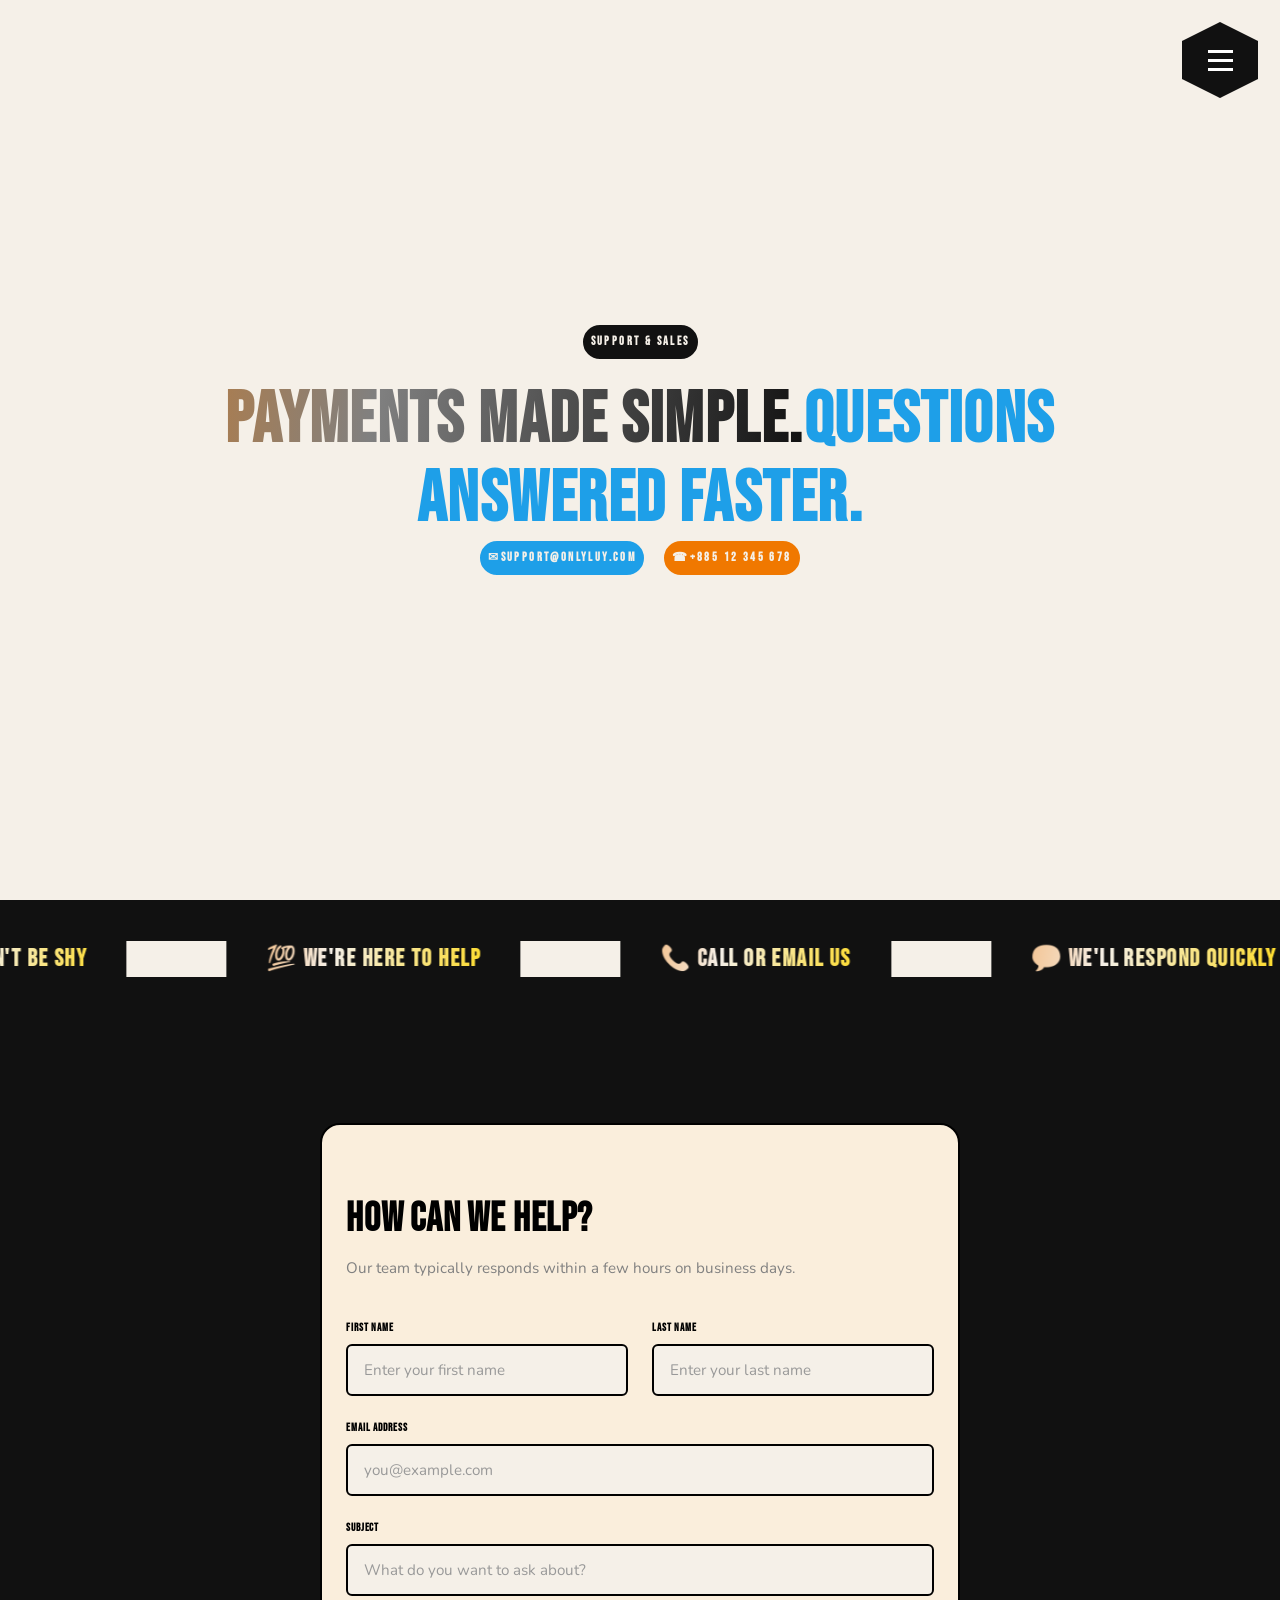
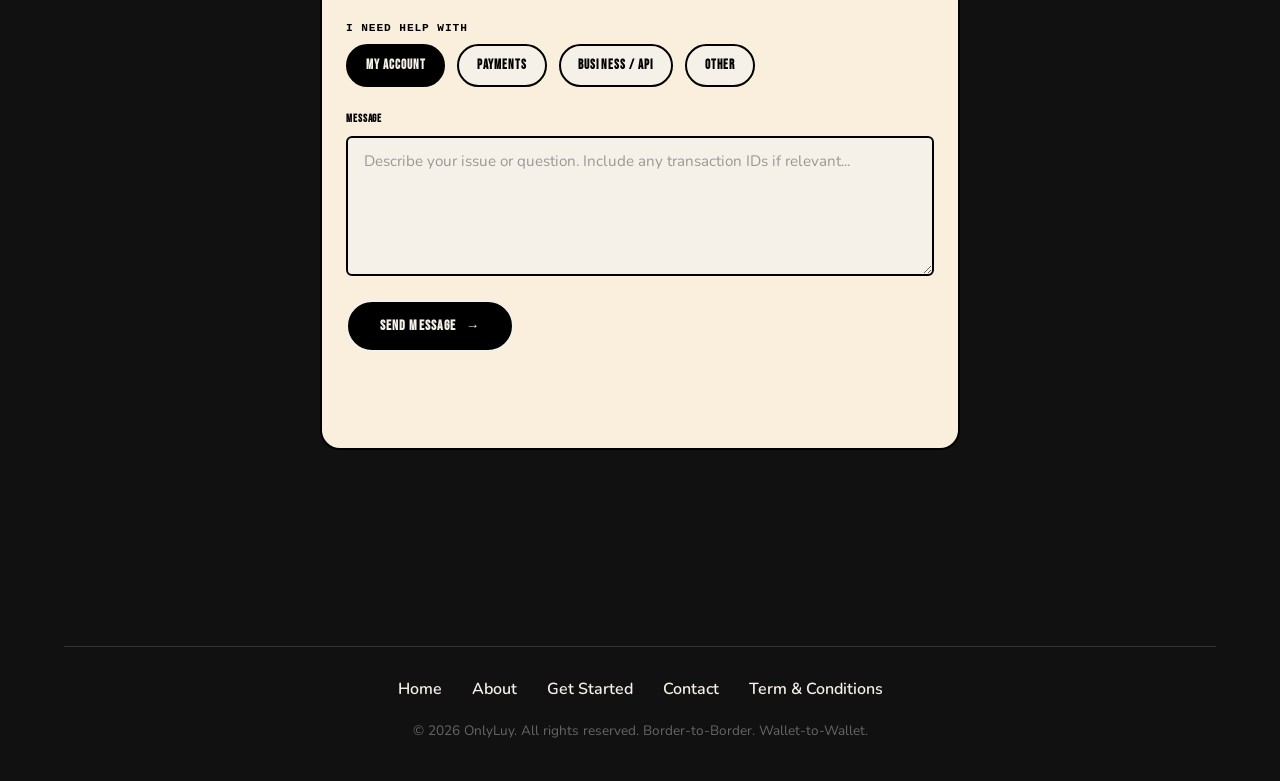
<file: contact and term/contact.html>
<!DOCTYPE html>
<html lang="en">
<head>
    <meta charset="UTF-8">
    <meta name="viewport" content="width=device-width, initial-scale=1.0">
    <title>Document</title>
    <link rel="stylesheet" href="/contact and term/contact-style.css">
    <link rel="stylesheet" href="/css/navbar.css">
    <link rel="stylesheet" href="/css/footer.css">
    <link rel="icon" type="image/jpg" href="/media/logonbg.png">


</head>
<body>
    <header class="site-header">
        <button class="menu-trigger" id="menuBtn" aria-label="Open Menu">
            <span></span><span></span><span></span>
        </button>
        <nav class="fullscreen-menu" id="fullMenu">
            <button class="nav-close-btn" id="navCloseBtn" aria-label="Close Menu"></button>
            <ul>
                <li><a href="../index.html" data-text="HOME">Home</a></li>
                <li><a href="../About/about.html" data-text="ABOUT">About</a></li>
                <li><a href="../features/features.html" data-text="GET STARTED">Get Started</a></li>
                <li><a href="contact.html" data-text="CONTACT">Contact</a></li>
                <li><a href="/contact and term/term.html" data-text="TERM & CONDITIONS">Term & Conditions</a></li>
            </ul>
        </nav>
    </header>
    <main>
    <section class="contact-header">
        <div class="particles" id="particles"></div>
        <p class="header-eyebrow">Support &amp; Sales</p>
        <h1 class="header-heading">
        <span class="header-highlight">Payments made simple.</span><span class="header-second-text">Questions answered faster.</span>
        </h1>
        <div class="header-subtext">
        <p class="header-subtext-1">&#9993;support@onlyluy.com</p>
        <p class="header-subtext-2">&#9742;+885 12 345 678</p>
        </div>
       </section>
    <div class="header-strip">
        <div class="strip-track" id="stripTrack">
            <span class="strip-icon">🚀 Don't be shy</span>
            <span class="strip-icon">💯 We're here to help</span>
            <span class="strip-icon">📞 Call or email us</span>
            <span class="strip-icon">💬 We'll respond quickly</span>
        </div>
        </div>
    <section class="contact-body">
        <div class="form-container">
        <h2 class="form-heading">How can we help?</h2>
        <p class="form-subtext">Our team typically responds within a few hours on business days.</p>
        <form id="contact-form">
            <div class="form-row">
                <div class="field">
                    <label for="fname">First Name</label>
                    <input type="text" id="fname" placeholder="Enter your first name" required />
                </div>
                <div class="field">
                    <label for="lname">Last Name</label>
                    <input type="text" id="lname" placeholder="Enter your last name" required />
                </div>
            </div>
            <div class="field">
                <label for="email">Email Address</label>
                <input type="email" id="email" placeholder="you@example.com" required autocomplete="on"/>
            </div>
            <div class="field">
                <label for="subject">Subject</label>
                <input type="text" id="subject" placeholder="What do you want to ask about?" required />
            </div>
            <div class="field">
                <p style="font-family:'Space Mono',monospace; font-size:0.7rem; letter-spacing:0.08em; text-transform:uppercase; font-weight:600; margin-bottom:0.5rem;">I need help with</p>
                <div class="radio-group">
                    <input type="radio" name="interest" id="r1" value="account" checked />
                    <label for="r1"><span>My Account</span></label>
                    <input type="radio" name="interest" id="r2" value="payments" />
                    <label for="r2"><span>Payments</span></label>
                    <input type="radio" name="interest" id="r3" value="business" />
                    <label for="r3"><span>Business / API</span></label>
                    <input type="radio" name="interest" id="r4" value="other" />
                    <label for="r4"><span>Other</span></label>
                </div>
            </div>
            <div class="field">
                <label for="msg">Message</label>
                <textarea id="msg" placeholder="Describe your issue or question. Include any transaction IDs if relevant..." required></textarea>
            </div>
            <button type="submit" class="btn-submit">
                <span class="btn-text">Send Message</span>
                <span class="btn-arrow">→</span>
            </button>
        </form>
        </div>
    </section>
    </main>
    <footer class="onlyluy-footer">
        <div class="footer-divider"></div>
        <div class="footer-links">
            <a href="../index.html">Home</a>
            <a href="../About/about.html">About</a>
            <a href="../features/features.html">Get Started</a>
            <a href="contact.html">Contact</a>
            <a href="/contact and term/term.html">Term & Conditions</a>
        </div>
        <div class="footer-copy">&copy; 2026 OnlyLuy. All rights reserved. Border-to-Border. Wallet-to-Wallet.</div>
    </footer>
    <script src="/contact and term/contact-script.js"></script>
    <script src="/js/nav.js"></script>
    <script src="/js/smooth-scroll.js"></script>
</body>
</html>
</file>
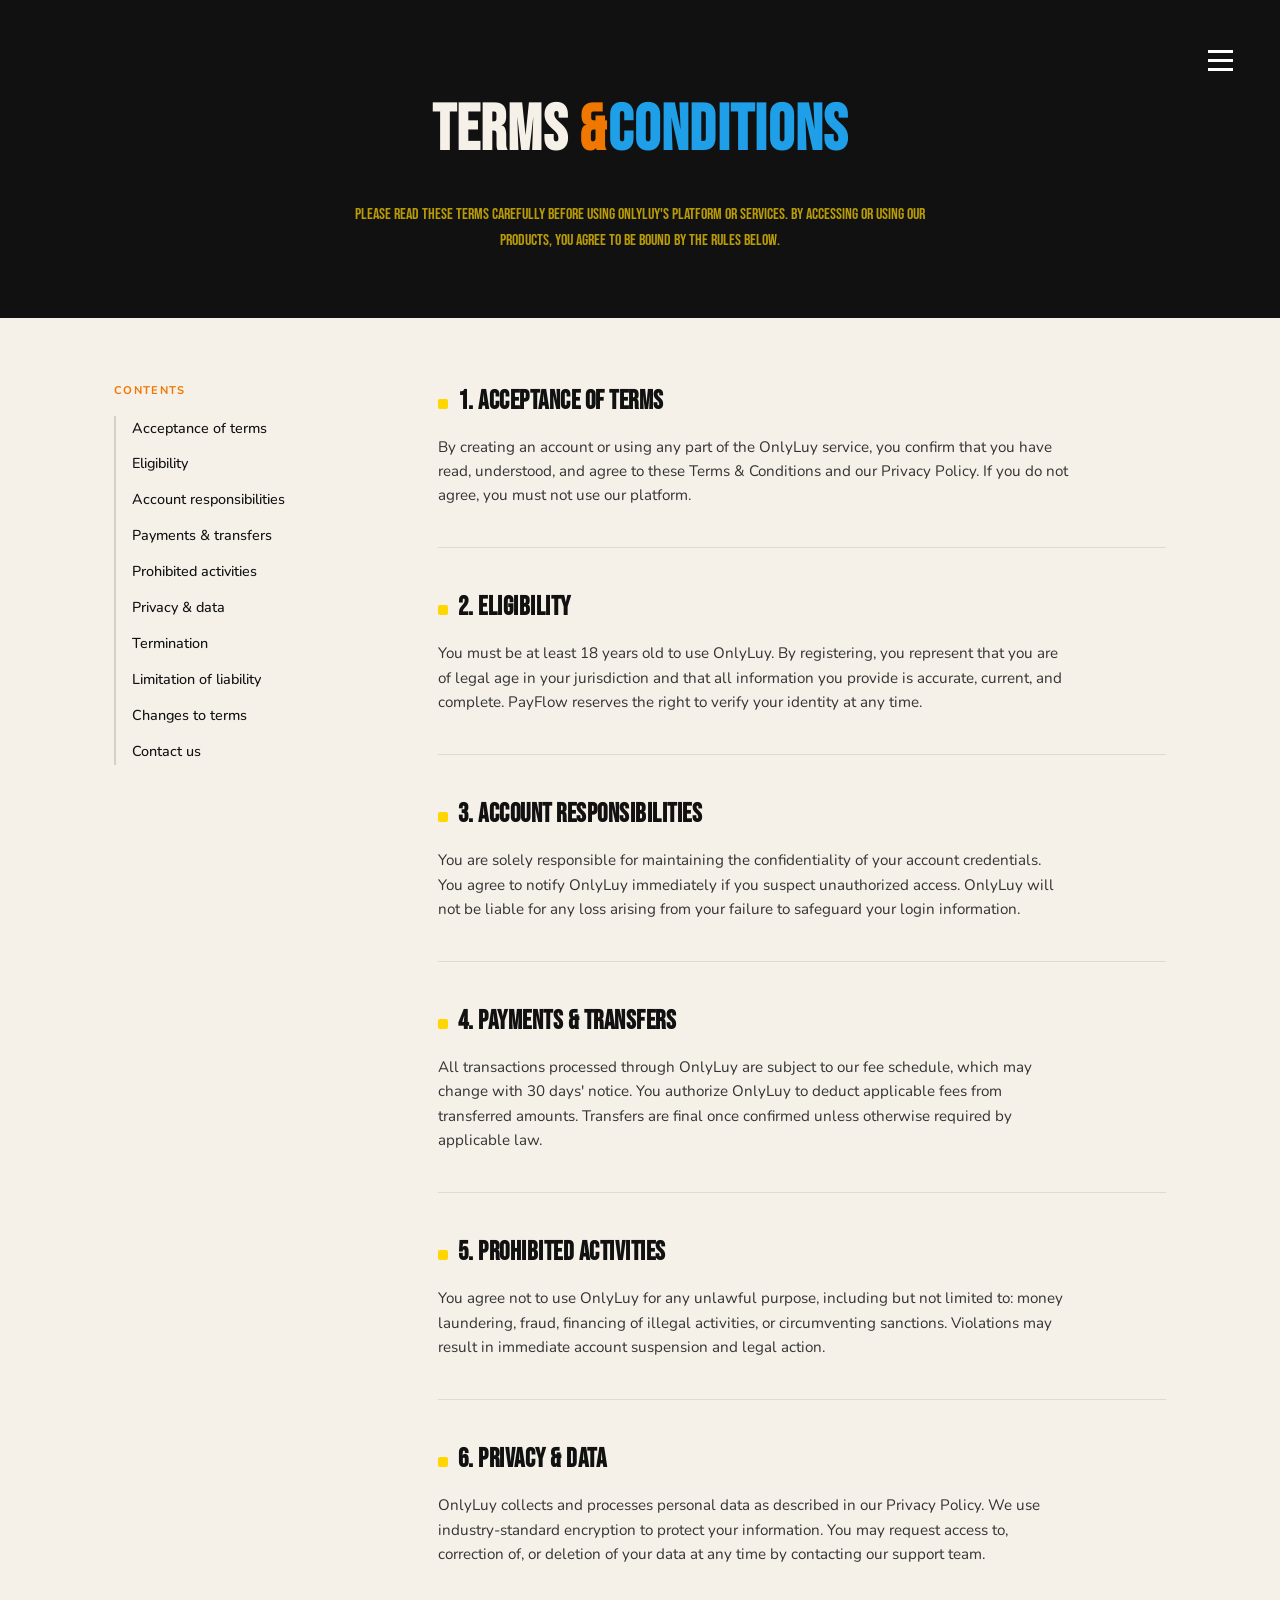
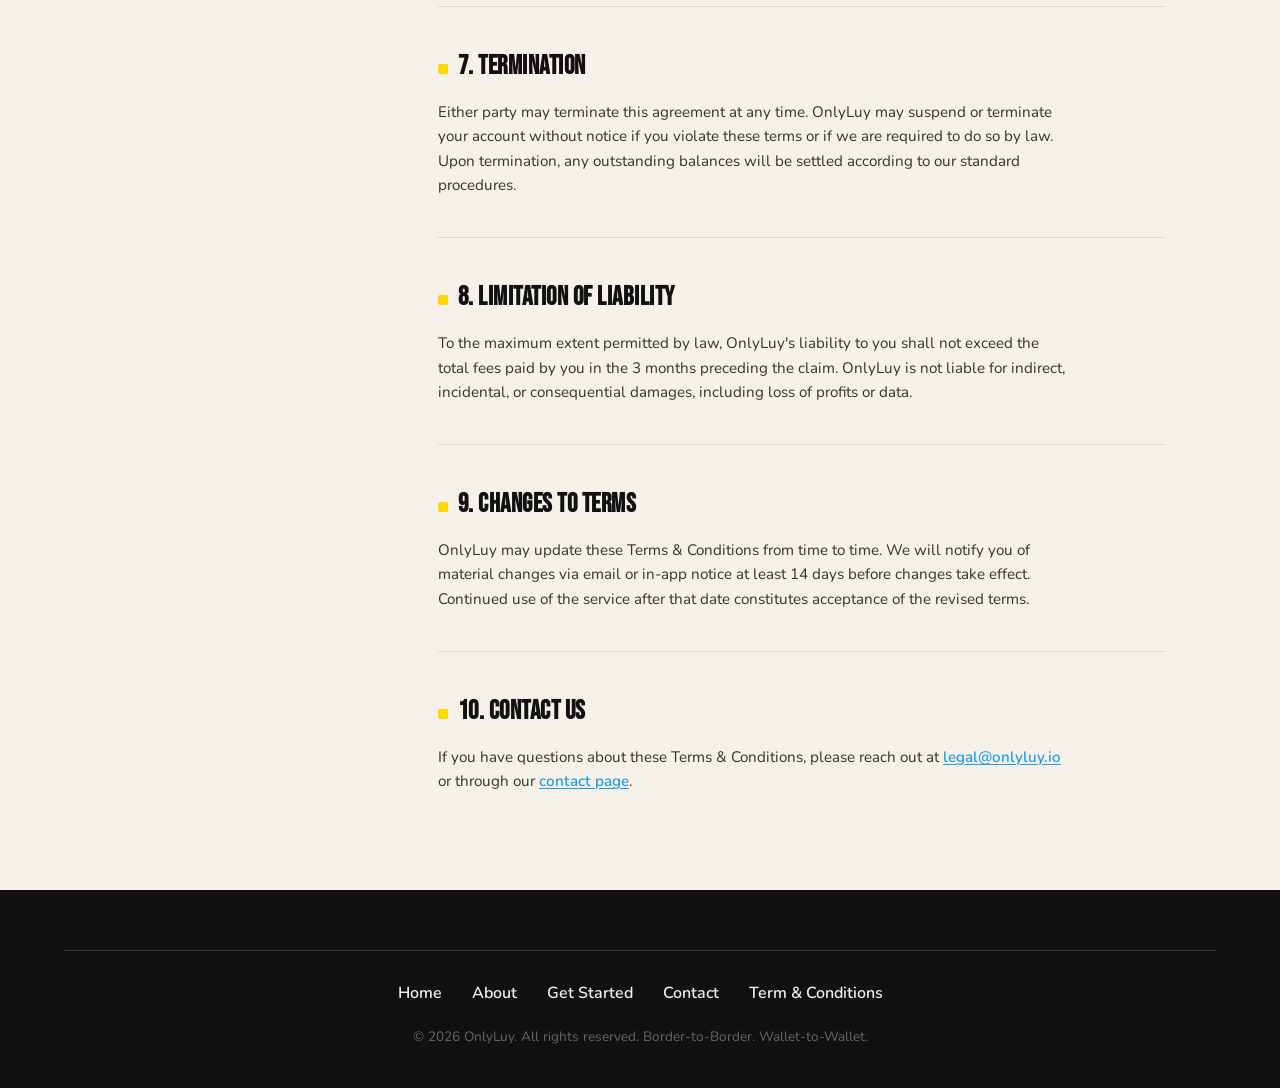
<file: contact and term/term.html>
<!DOCTYPE html>
<html lang="en">
<head>
    <meta charset="UTF-8">
    <meta name="viewport" content="width=device-width, initial-scale=1.0">
    <title>Document</title>
    <link rel="stylesheet" href="/contact and term/terms-style.css">
    <link rel="stylesheet" href="/css/footer.css">
    <link rel="stylesheet" href="/css/navbar.css">
    <link rel="icon" type="image/jpg" href="/media/logonbg.png">

</head>
<body>
    <header class="site-header">
        <button class="menu-trigger" id="menuBtn" aria-label="Open Menu">
            <span></span><span></span><span></span>
        </button>
        <nav class="fullscreen-menu" id="fullMenu">
            <button class="nav-close-btn" id="navCloseBtn" aria-label="Close Menu"></button>
            <ul>
                <li><a href="../index.html" data-text="HOME">Home</a></li>
                <li><a href="../About/about.html" data-text="ABOUT">About</a></li>
                <li><a href="../features/features.html" data-text="GET STARTED">Get Started</a></li>
                <li><a href="contact.html" data-text="CONTACT">Contact</a></li>
                <li><a href="/contact and term/term.html" data-text="TERM & CONDITIONS">Term & Conditions</a></li>
            </ul>
        </nav>
    </header>
    <main>
        <section class="term-header">
            <div class="term-container">
                <h1>Terms <span class="heading-and">&amp;</span><span class="heading-conditions">Conditions</span></h1>
                <p class="term-intro">
                Please read these terms carefully before using OnlyLuy's platform or services.
                By accessing or using our products, you agree to be bound by the rules below.
          </p>
            </div>
        </section>
        <section class="term-body">
            <div class="term-toc container">
                <nav class="term-toc">
                <p class="term-toc heading">Contents</p>
                <ol class="term-toc list">
                    <li><a href="#acceptance">Acceptance of terms</a></li>
                    <li><a href="#eligibility">Eligibility</a></li>
                    <li><a href="#account">Account responsibilities</a></li>
                    <li><a href="#payments">Payments & transfers</a></li>
                    <li><a href="#prohibited">Prohibited activities</a></li>
                    <li><a href="#privacy">Privacy & data</a></li>
                    <li><a href="#termination">Termination</a></li>
                    <li><a href="#liability">Limitation of liability</a></li>
                    <li><a href="#changes">Changes to terms</a></li>
                    <li><a href="#contact-us">Contact us</a></li>
                </ol>
                </nav>
            </div>
            <div class="term-article">
                <article class="terms-rule" id="acceptance">
                    <h2>1. Acceptance of terms</h2>
                    <p>By creating an account or using any part of the OnlyLuy service, you confirm that you have read, understood, and agree to these Terms &amp; Conditions and our Privacy Policy. If you do not agree, you must not use our platform.</p>
                </article>
                <article class="terms-rule" id="eligibility">
                    <h2>2. Eligibility</h2>
                    <p>You must be at least 18 years old to use OnlyLuy. By registering, you represent that you are of legal age in your jurisdiction and that all information you provide is accurate, current, and complete. PayFlow reserves the right to verify your identity at any time.</p>
                </article>
                <article class="terms-rule" id="account">
                    <h2>3. Account responsibilities</h2>
                    <p>You are solely responsible for maintaining the confidentiality of your account credentials. You agree to notify OnlyLuy immediately if you suspect unauthorized access. OnlyLuy will not be liable for any loss arising from your failure to safeguard your login information.</p>
                </article>
                <article class="terms-rule" id="payments">
                    <h2>4. Payments &amp; transfers</h2>
                    <p>All transactions processed through OnlyLuy are subject to our fee schedule, which may change with 30 days' notice. You authorize OnlyLuy to deduct applicable fees from transferred amounts. Transfers are final once confirmed unless otherwise required by applicable law.</p>
                </article>
                <article class="terms-rule" id="prohibited">
                    <h2>5. Prohibited activities</h2>
                    <p>You agree not to use OnlyLuy for any unlawful purpose, including but not limited to: money laundering, fraud, financing of illegal activities, or circumventing sanctions. Violations may result in immediate account suspension and legal action.</p>
                </article>
                <article class="terms-rule" id="privacy">
                    <h2>6. Privacy &amp; data</h2>
                    <p>OnlyLuy collects and processes personal data as described in our Privacy Policy. We use industry-standard encryption to protect your information. You may request access to, correction of, or deletion of your data at any time by contacting our support team.</p>
                </article>
                <article class="terms-rule" id="termination">
                    <h2>7. Termination</h2>
                    <p>Either party may terminate this agreement at any time. OnlyLuy may suspend or terminate your account without notice if you violate these terms or if we are required to do so by law. Upon termination, any outstanding balances will be settled according to our standard procedures.</p>
                </article>
                <article class="terms-rule" id="liability">
                    <h2>8. Limitation of liability</h2>
                    <p>To the maximum extent permitted by law, OnlyLuy's liability to you shall not exceed the total fees paid by you in the 3 months preceding the claim. OnlyLuy is not liable for indirect, incidental, or consequential damages, including loss of profits or data.</p>
                </article>
                <article class="terms-rule" id="changes">
                    <h2>9. Changes to terms</h2>
                    <p>OnlyLuy may update these Terms &amp; Conditions from time to time. We will notify you of material changes via email or in-app notice at least 14 days before changes take effect. Continued use of the service after that date constitutes acceptance of the revised terms.</p>
                </article>
                <article class="terms-rule" id="contact-us">
                    <h2>10. Contact us</h2>
                    <p>If you have questions about these Terms &amp; Conditions, please reach out at <a href="mailto:legal@payflow.io">legal@onlyluy.io</a> or through our <a href="contact.html">contact page</a>.</p>
                </article>
            </div>
        </section>
    </main>
    <footer class="onlyluy-footer">
        <div class="footer-divider"></div>
        <div class="footer-links">
            <a href="../index.html">Home</a>
            <a href="../About/about.html">About</a>
            <a href="../features/features.html">Get Started</a>
            <a href="contact.html">Contact</a>
            <a href="/contact and term/term.html">Term & Conditions</a>
        </div>
        <div class="footer-copy">&copy; 2026 OnlyLuy. All rights reserved. Border-to-Border. Wallet-to-Wallet.</div>
    </footer>
    <script src="/js/nav.js"></script>
</body>
</html>
</file>
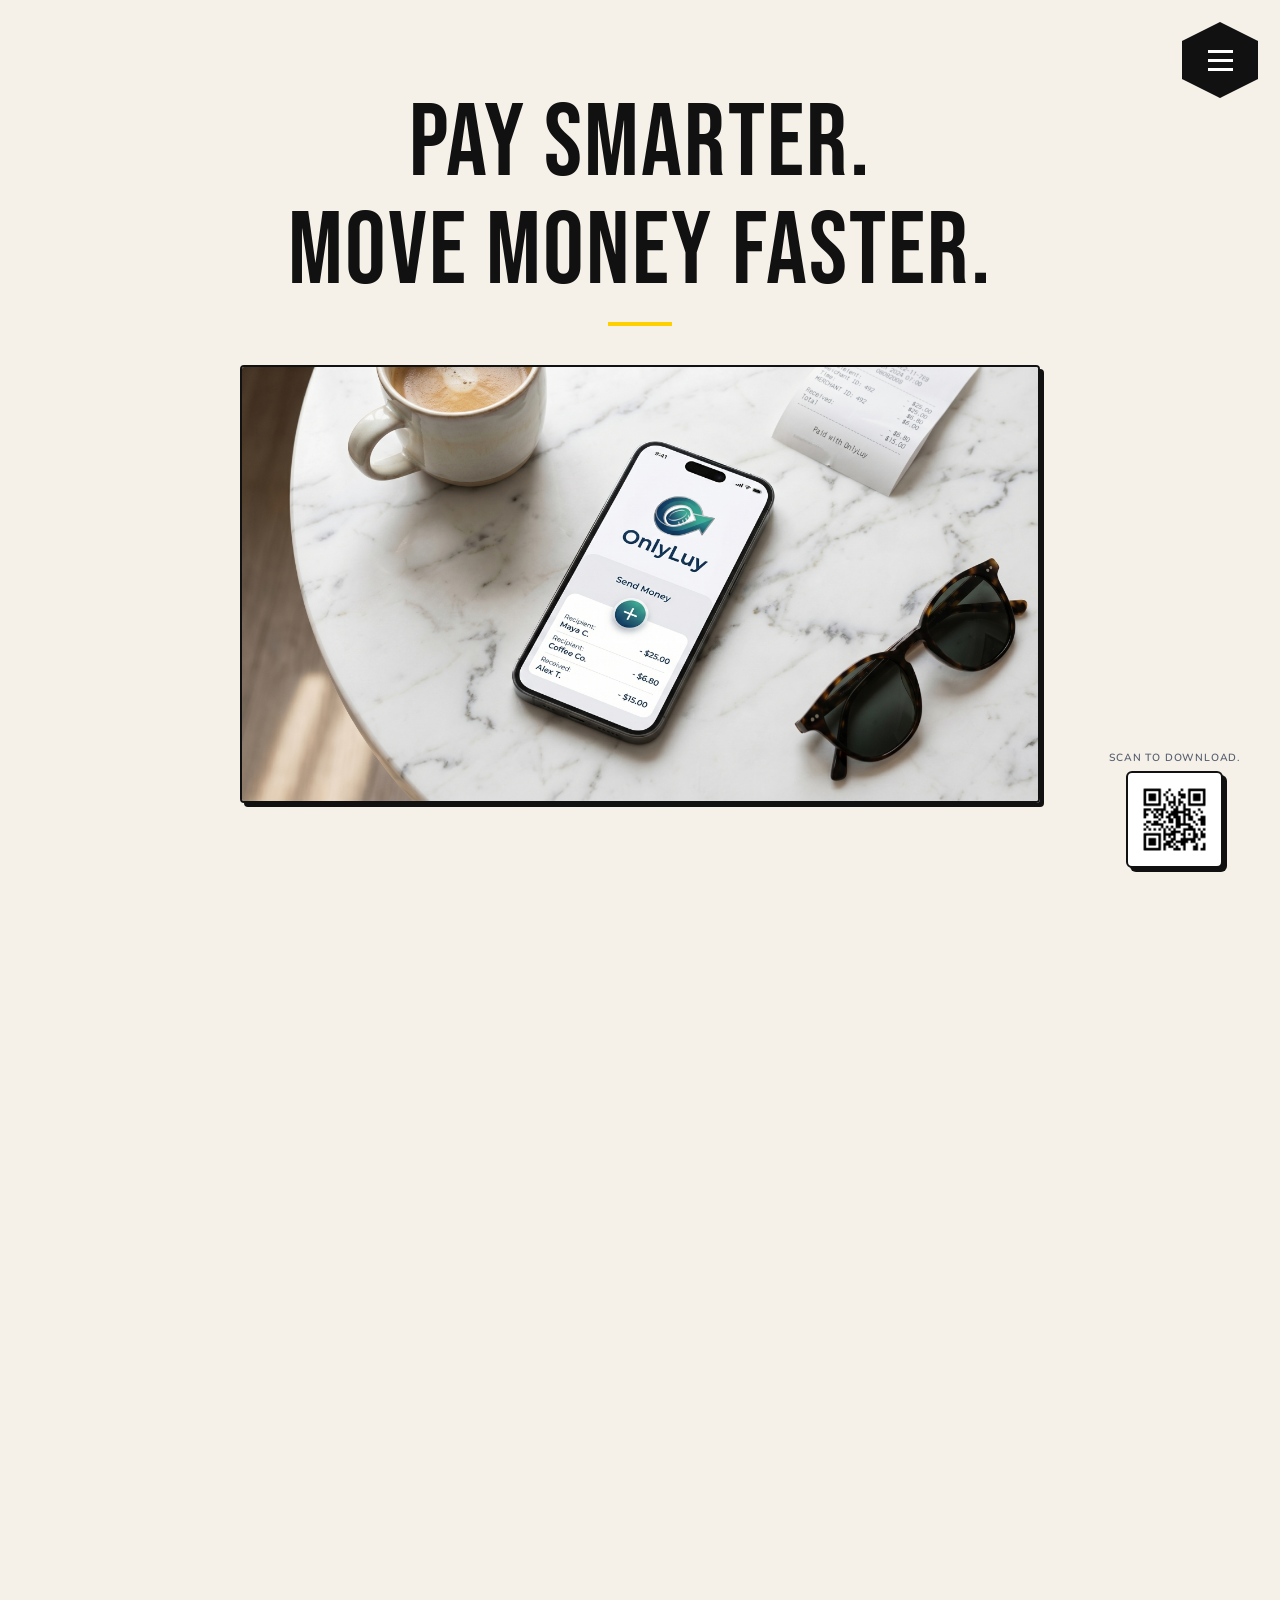
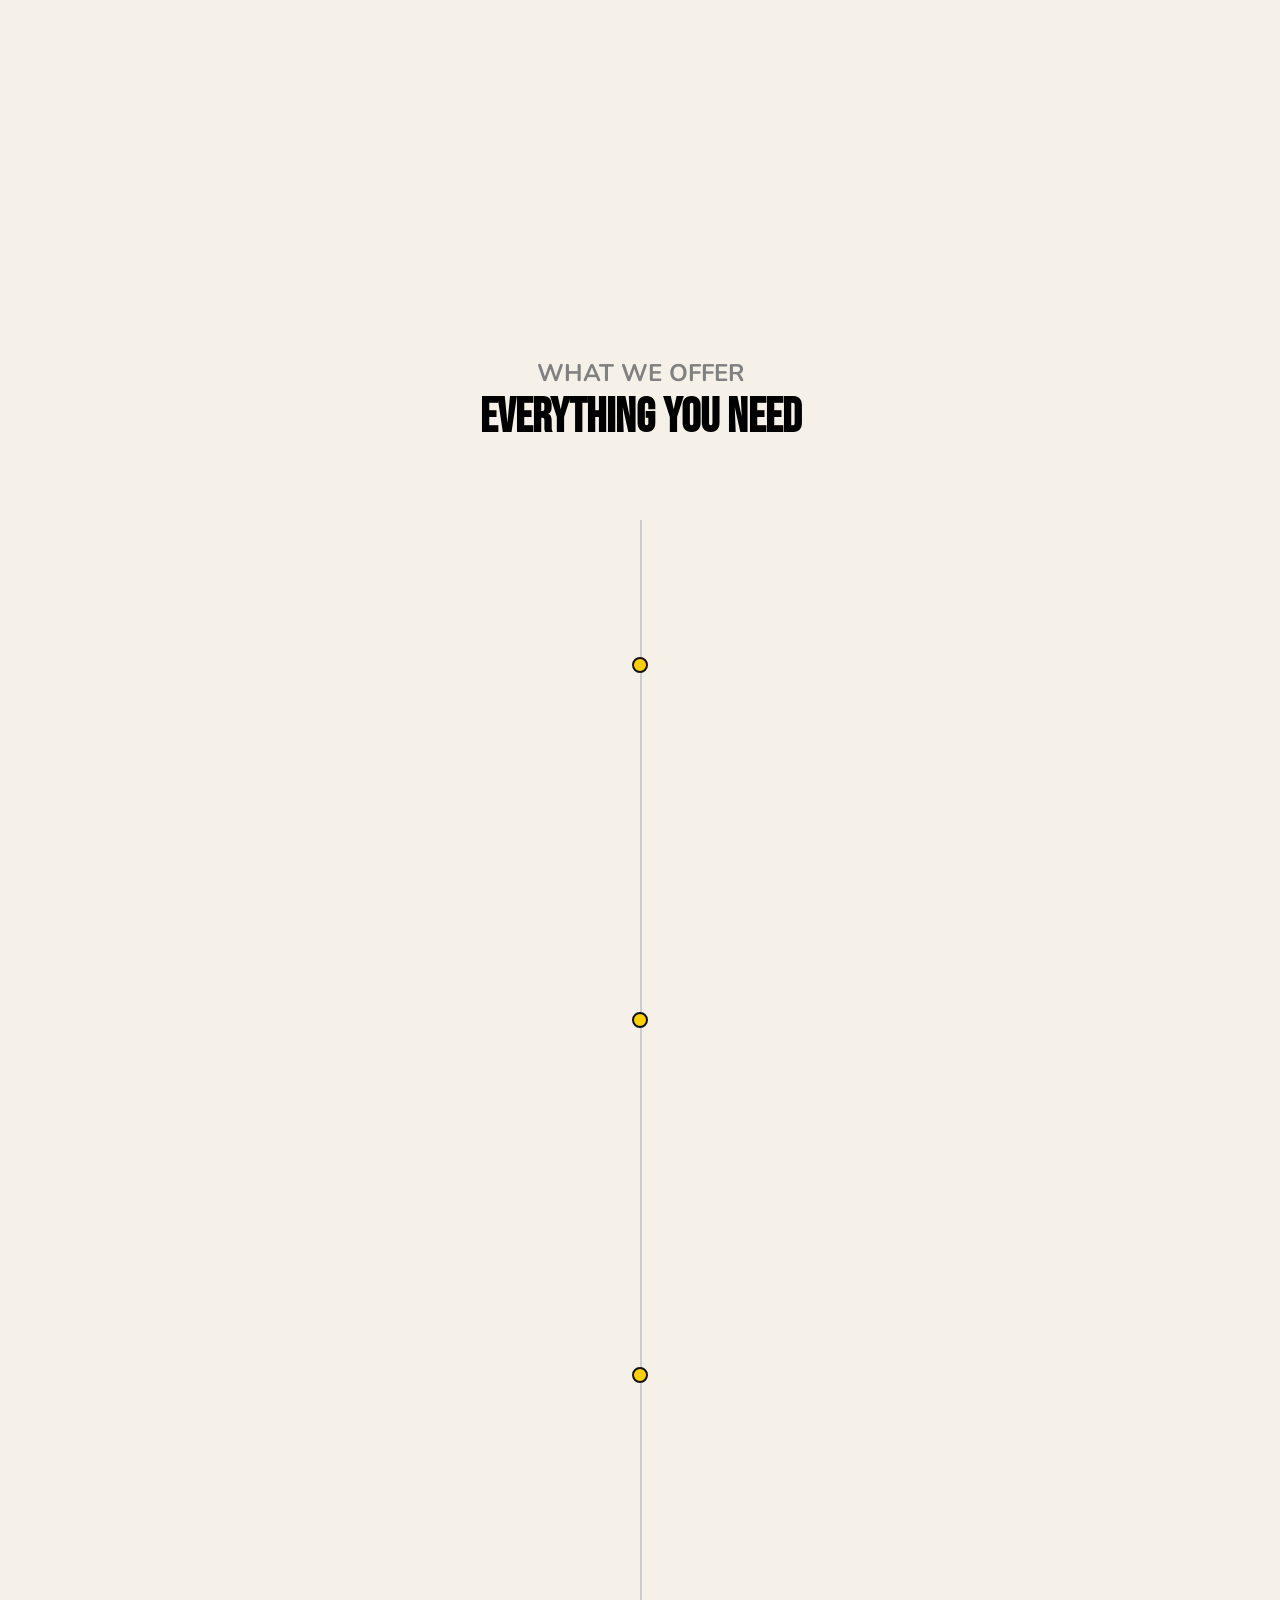
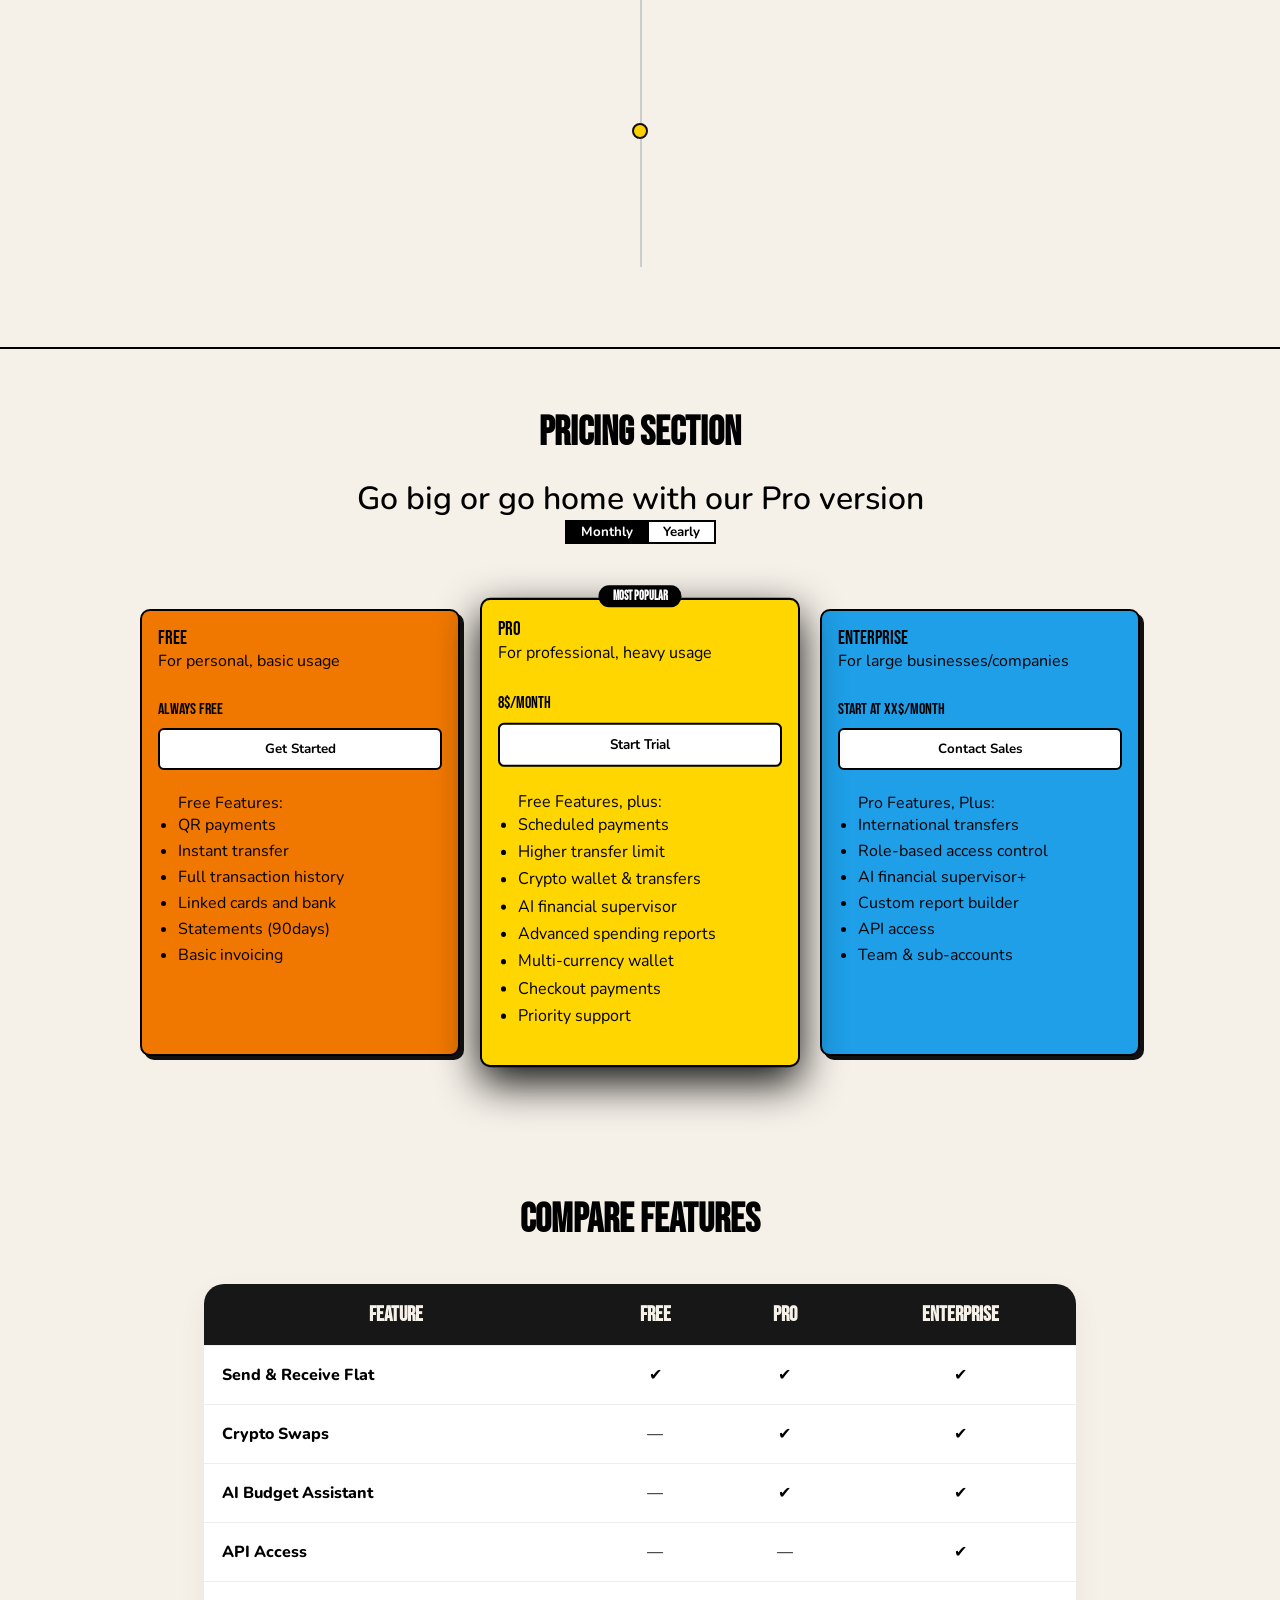
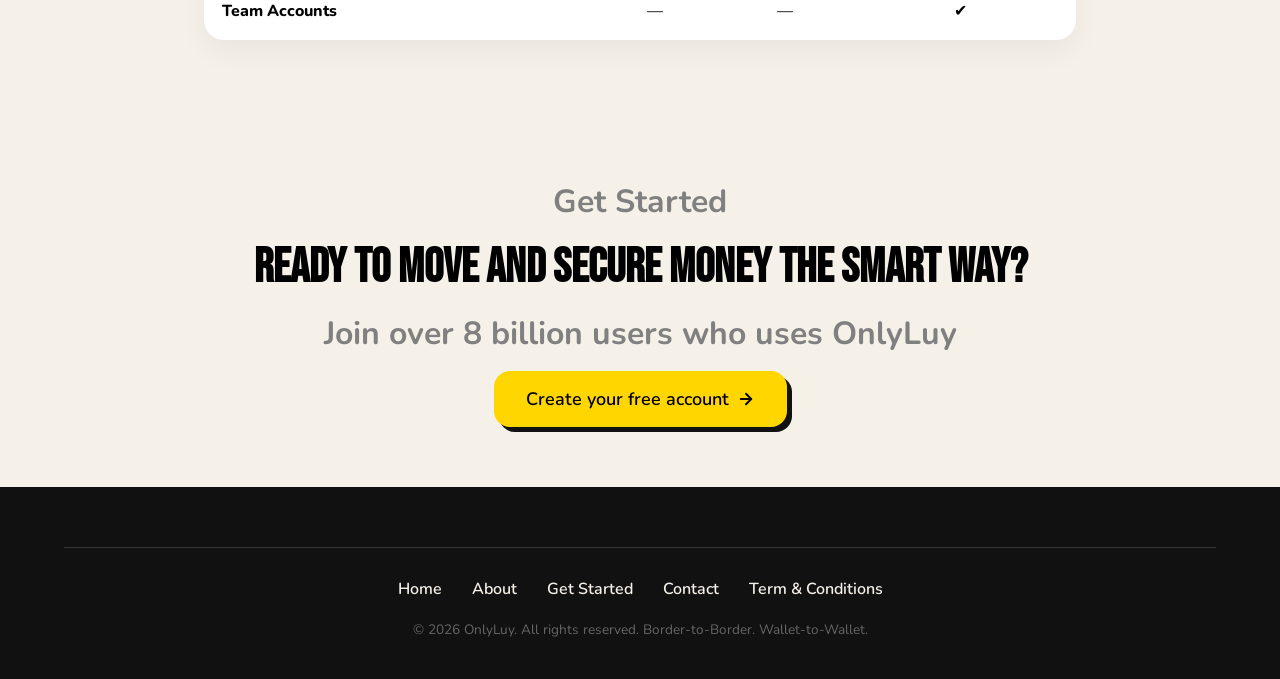
<file: features/features.html>
<!DOCTYPE html>
<html lang="en">
<head>
    <meta charset="UTF-8">
    <meta name="viewport" content="width=device-width, initial-scale=1.0">
    <title>Features — OnlyLuy</title>
    <link rel="stylesheet" href="/features/features.css">
    <link rel="stylesheet" href="/css/navbar.css">
    <link rel="stylesheet" href="/css/footer.css">

    <link rel="icon" type="image/jpg" href="/media/logonbg.png">
</head>
<body>
    <header class="site-header">
        <button class="menu-trigger" id="menuBtn" aria-label="Open Menu">
            <span></span><span></span><span></span>
        </button>
        <nav class="fullscreen-menu" id="fullMenu">
            <button class="nav-close-btn" id="navCloseBtn" aria-label="Close Menu"></button>
            <ul>
                <li><a href="../index.html" data-text="HOME">Home</a></li>
                <li><a href="../About/about.html" data-text="ABOUT">About</a></li>
                <li><a href="features.html" data-text="GET STARTED">Get Started</a></li>
                <li><a href="../contact and term/contact.html" data-text="CONTACT">Contact</a></li>
                <li><a href="/contact and term/term.html" data-text="TERM & CONDITIONS">Term & Conditions</a></li>
            </ul>
        </nav>
    </header>

    <dialog id="auth-modal" class="modal-box">
        <button class="modal-close" onclick="document.getElementById('auth-modal').close()">&#10005;</button>
        <div class="modal-tabs">
            <button class="modal-tab active" id="tab-signin" onclick="switchTab('signin')">Sign In</button>
            <button class="modal-tab" id="tab-signup" onclick="switchTab('signup')">Sign Up</button>
        </div>
        <form id="form-signin" class="modal-form" method="dialog">
            <h2>Welcome back.</h2>
            <div class="yellow-bar" style="margin-bottom:1.5rem"></div>
            <label>Email</label>
            <input type="email" placeholder="you@example.com">
            <label>Password</label>
            <input type="password" placeholder="••••••••">
            <button type="submit" class="modal-submit">Sign In</button>
            <p class="modal-switch">No account? <span onclick="switchTab('signup')">Sign up for free</span></p>
        </form>
        <form id="form-signup" class="modal-form hidden" method="dialog">
            <h2>Join OnlyLuy.</h2>
            <div class="yellow-bar" style="margin-bottom:1.5rem"></div>
            <label>Full Name</label>
            <input type="text" placeholder="Your name">
            <label>Email</label>
            <input type="email" placeholder="you@example.com">
            <label>Password</label>
            <input type="password" placeholder="••••••••">
            <button type="submit" class="modal-submit">Create Account</button>
            <p class="modal-switch">Already have an account? <span onclick="switchTab('signin')">Sign in</span></p>
        </form>
    </dialog>

    <main class="main-content">

        <section id="introduction" class="introduction-section">
            <div class="hero-sticky">
                <div class="hero-title" id="hero-title">
                    <h1>Pay Smarter.<br>Move Money Faster.</h1>
                    <div class="yellow-bar"></div>
                </div>
                <div class="hero-image-wrap" id="hero-image-wrap">
                    <img src="assets/introduction-image.png" alt="Introduction Image">
                </div>
                <div class="hero-qr" id="hero-qr">
                    <p class="qr-text">Scan to download.</p>
                    <div class="qr-box">
                    <img src="assets/rickroll.png" alt="QR Code">
                    </div>
                </div>
            </div>
        </section>


        <section class="timeline-section">
            <div class="timeline-intro">
                <h2>What we offer</h2>
                <h1>Everything you need</h1>
            </div>
            <div class="timeline-line">
                <div class="timeline-line-track"></div>
            </div>

            <div class="timeline-row">
                <div class="timeline-card">
                    <h4>01 — Payments</h4>
                    <h2>Send &amp; receive in seconds</h2>
                    <div class="yellow-bar"></div>
                    <p>Pay anyone with just a phone number or QR code. Funds arrive instantly — no waiting, no friction.</p>
                </div>
                <div class="timeline-spacer">
                    <div class="timeline-dot"></div>
                </div>
                <div class="timeline-image">
                    <img src="assets/sendnreceive.jpg" alt="Send and receive payments">
                </div>
            </div>

            <div class="timeline-row reverse">
                <div class="timeline-card">
                    <h4>02 — Security</h4>
                    <h2>Your money, fully protected</h2>
                    <div class="yellow-bar"></div>
                    <p>Bank-grade security baked into every transaction. 128-bit encryption and AI fraud detection keep your funds safe 24/7.</p>
                </div>
                <div class="timeline-spacer">
                    <div class="timeline-dot"></div>
                </div>
                <div class="timeline-image">
                    <img src="assets/moneyprotected.jpg" alt="Security shield">
                </div>
            </div>

            <div class="timeline-row">
                <div class="timeline-card">
                    <h4>03 — Wallet</h4>
                    <h2>Your digital wallet, reimagined</h2>
                    <div class="yellow-bar"></div>
                    <p>Manage balances, link your bank accounts and cards, and track every transaction in one place.</p>
                </div>
                <div class="timeline-spacer">
                    <div class="timeline-dot"></div>
                </div>
                <div class="timeline-image">
                    <img src="assets/digitalwallet.png" alt="Digital wallet">
                </div>
            </div>

            <div class="timeline-row reverse">
                <div class="timeline-card">
                    <h4>04 — Business Tools</h4>
                    <h2>Built for merchants too</h2>
                    <div class="yellow-bar"></div>
                    <p>Accept payments, issue invoices, and track sales — everything a growing business needs, right out of the box.</p>
                </div>
                <div class="timeline-spacer">
                    <div class="timeline-dot"></div>
                </div>
                <div class="timeline-image">
                    <img src="assets/online-merchant.jpg" alt="Business tools dashboard">
                </div>
            </div>
        </section>

        <section class="pricing-section">
            <div class="pricing-page">
                <h1>PRICING SECTION</h1>
                <h2>Go big or go home with our Pro version</h2>
                <div class="option">
                    <button id="btnmonth" class="click active">Monthly</button>
                    <button id="btnyear" class="click right">Yearly</button>
                </div>
                <div class="cards">
                    <div class="version version1">
                        <div class="version-header">
                            <div>
                                <h3>Free</h3>
                                <p>For personal, basic usage</p>
                                <span>Always Free</span>
                            </div>
                            <button class="noclick" onclick="openModal()">Get Started</button>
                            <section>
                                <br>
                                <ul class="features">Free Features:
                                    <li>QR payments</li>
                                    <li>Instant transfer</li>
                                    <li>Full transaction history</li>
                                    <li>Linked cards and bank</li>
                                    <li>Statements (90days)</li>
                                    <li>Basic invoicing</li>
                                </ul>
                            </section>
                        </div>
                    </div>
                    <div class="version version2">
                        <div class="theone">MOST POPULAR</div>
                        <div class="version-header">
                            <div>
                                <h3>Pro</h3>
                                <p>For professional, heavy usage</p>
                                <span id="-25%off">8$/Month</span>
                            </div>
                            <button class="noclick" onclick="openModal()">Start Trial</button>
                            <section>
                                <br>
                                <ul class="features">Free Features, plus:
                                    <li>Scheduled payments</li>
                                    <li>Higher transfer limit</li>
                                    <li>Crypto wallet &amp; transfers</li>
                                    <li>AI financial supervisor</li>
                                    <li>Advanced spending reports</li>
                                    <li>Multi-currency wallet</li>
                                    <li>Checkout payments</li>
                                    <li>Priority support</li>
                                </ul>
                            </section>
                        </div>
                    </div>
                    <div class="version version3">
                        <div class="version-header">
                            <div>
                                <h3 class="font1">Enterprise</h3>
                                <p>For large businesses/companies</p>
                                <span class="font1">Start at XX$/Month</span>
                            </div>
                            <button class="noclick" onclick="openModal()">Contact Sales</button>
                            <section>
                                <br>
                                <ul class="features">Pro Features, Plus:
                                    <li>International transfers</li>
                                    <li>Role-based access control</li>
                                    <li>AI financial supervisor+</li>
                                    <li>Custom report builder</li>
                                    <li>API access</li>
                                    <li>Team &amp; sub-accounts</li>
                                </ul>
                            </section>
                        </div>
                    </div>
                </div>
            </div>
        </section>
        <section class="compare-section">
            <h2>COMPARE FEATURES</h2>
            <table>
                <thead>
                    <tr>
                        <th>Feature</th>
                        <th>Free</th>
                        <th>Pro</th>
                        <th>Enterprise</th>
                    </tr>
                </thead>
                <tbody>
                    <tr>
                        <td>Send & Receive Flat</td>
                        <td>✔</td>
                        <td>✔</td>
                        <td>✔</td>
                    </tr>
                    <tr>
                        <td>Crypto Swaps</td>
                        <td>—</td>
                        <td>✔</td>
                        <td>✔</td>
                    </tr>
                    <tr>
                        <td>AI Budget Assistant</td>
                        <td>—</td>
                        <td>✔</td>
                        <td>✔</td>
                    </tr>
                    <tr>
                        <td>API Access</td>
                        <td>—</td>
                        <td>—</td>
                        <td>✔</td>
                    </tr>
                    <tr>
                        <td>Team Accounts</td>
                        <td>—</td>
                        <td>—</td>
                        <td>✔</td>
                    </tr>
                </tbody>
            </table>
        </section>
        <section class="sign-up">
            <h4>Get Started</h4>
            <h1>Ready to move and secure money the smart way?</h1>
            <h3>Join over 8 billion users who uses OnlyLuy</h3>
            <a class="cta-button" href="#" onclick="openModal();return false;">
                Create your free account
                <svg class="arrow-icon" viewBox="0 0 24 24" fill="none" stroke="currentColor" stroke-width="2.5" stroke-linecap="round" stroke-linejoin="round">
                    <line x1="5" y1="12" x2="19" y2="12"></line>
                    <polyline points="12 5 19 12 12 19"></polyline>
                </svg>
            </a>
        </section>

    </main>
    <footer class="onlyluy-footer">
        <div class="footer-divider"></div>
        <div class="footer-links">
            <a href="../index.html">Home</a>
            <a href="../About/about.html">About</a>
            <a href="features.html">Get Started</a>
            <a href="../contact and term/contact.html">Contact</a>
            <a href="/contact and term/term.html">Term & Conditions</a>
        </div>
        <div class="footer-copy">&copy; 2026 OnlyLuy. All rights reserved. Border-to-Border. Wallet-to-Wallet.</div>
    </footer>
    <script src="/features/script.js"></script>
    <script src="/js/nav.js"></script>
    <script src="/js/smooth-scroll.js"></script>



</body>
</html>
</file>
<file: contact and term/contact-style.css>
@import url('https://fonts.googleapis.com/css2?family=Bebas+Neue&family=Nunito:wght@400;500;600;700&display=swap');

:root {
  --color-bg: #F5F0E8;
  --color-black: #111111;
  --color-yellow: #FFD600;
  --color-blue: #1E9FE8;
  --color-orange: #F07800;
  --font-display: 'Bebas Neue', sans-serif;
  --font-body: 'Nunito', sans-serif;
}
* {
  margin: 0;
  padding: 0;
  box-sizing: border-box;
  scroll-behavior: auto;
}

body {
  font-family: var(--font-body);
  background-color: var(--color-bg);
  color: var(--color-black);
  line-height: 1.5;
  cursor: url('/contact and term/asset/coin.png') 8 8, auto;
}

/*Header*/
.contact-header {
  position: relative;
  width:100%;
  height: 100vh;
  background-color: var(--color-bg);
  display: flex;
  justify-content: center;
  flex-direction: column;
  align-items: center;
  text-align: center;
  overflow: hidden;
}
.header-highlight {
  font-family: var(--font-display);
  background: linear-gradient(100deg, var(--color-yellow) 0%, gray 25%,var(--color-orange) 50%, gray 75%, var(--color-black) 100%);
  background-size: 300% 100%;
  background-position: 100% 0;
  -webkit-background-clip: text;
  background-clip: text;
  -webkit-text-fill-color: transparent;
  color: transparent;
  animation: sweep 3.5s ease-in-out infinite;
}
@keyframes sweep {
  0%   { background-position: 200% 0; }
  100% { background-position: -100% 0; }
}
.particle {
  position: absolute;
  opacity: 0;
  font-family: var(--font-display);
  font-weight: 700;
  color: var(--color-yellow);
  user-select: none;
  animation: floatUp linear infinite, twinkle ease-in-out infinite;
}
@keyframes floatUp {
  0% {
    transform: translateY(0);
  }
  100% {
    transform: translateY(-120px);
  }
}

@keyframes twinkle {
  0%, 100% {
    opacity: 0;
  }
  50% {
    opacity: 0.5;
  }
}
.contact-header > *:not(.particles) {
  position: relative;
  z-index: 2;
}
.particles {
  position: absolute;
  inset: 0;
  pointer-events: none;
}

.header-eyebrow {
  font-family: var(--font-display);
  font-size: 0.75rem;
  letter-spacing: 0.2em;
  text-transform: uppercase;
  color: var(--color-bg);
  font-weight: 700;
  margin-bottom: 1.25rem;
  position: relative;
  z-index: 1;
  border: solid 2px var(--color-bg);
  display: inline-block;
  border-radius: 999px;
  padding: 0.5rem;
  background-color: var(--color-black);
}
.header-subtext {
  display: flex;
  flex-direction: row;
  gap: 1rem;
}
.header-subtext-1,
.header-subtext-2 {
  font-family: var(--font-display);
  font-size: 0.75rem;
  letter-spacing: 0.2em;
  text-transform: uppercase;
  font-weight: 700;
  position: relative;
  border: solid 2px var(--color-bg);
  border-radius: 999px;
  padding: 0.5rem;
  background-color: var(--color-blue);
  color: var(--color-bg);
  transition: transform 0.2s ease, color 0.2s ease, background-color 0.5s ease;
}
.header-subtext-2{
  background-color: var(--color-orange);
}
.header-subtext-1:hover {
  background-color: #1580C4;
  color: var(--color-yellow);
  cursor: pointer;
  transform: translateY(-2px);
}
.header-subtext-2:hover {
  background-color: #CC6600;
  color: var(--color-yellow);
  cursor: pointer;
  transform: translateY(-2px);
}
.header-heading {
  font-family: var(--font-display);
  font-size: clamp(2.5rem, 6vw, 4.5rem);
  letter-spacing: 0.02em;
  line-height: 1.1;
  text-transform: uppercase;
  color: var(--color-bg);
  position: relative;
  z-index: 1;
  max-width: 850px;
  margin: 0 auto;
}

.header-second-text {
  color: var(--color-blue);
}
.header-strip {
  width: 100%;
  background-color: var(--color-black);
  padding: 0.9rem 0;
  overflow: hidden;
  position: relative;
}
.strip-track {
  display: flex;
  align-items: center;
  gap: 2.5rem;
  width: max-content;
  will-change: transform;
  height: 10vh;
}
.strip-icon {
  font-family: var(--font-display);
  font-weight: 700;
  font-size: 1.5rem;
  letter-spacing: 0.06em;
  text-transform: uppercase;
  color: var(--color-bg);
  white-space: nowrap;
  display: flex;
  align-items: center;
  gap: 0.5rem;
  padding-right: 2.5rem;
  border-right: 100px solid var(--color-bg);
  background: linear-gradient(100deg, var(--color-blue) 0%, var(--color-black) 25%,var(--color-orange) 50%, var(--color-bg) 75%, var(--color-yellow) 100%);
  background-size: 300% 100%;
  background-position: 100% 0;
  -webkit-background-clip: text;
  background-clip: text;
  -webkit-text-fill-color: transparent;
  color: transparent;
  animation: sweep 3.5s ease-in-out infinite;
}
/*Form Body*/
.contact-body {
  background: var(--color-bg);
  padding: 4rem 1.5rem 6rem;
}
.form-container {
  --color-blue: black;
  --color-orange: black;
  --color-yellow: black;
  --color-black: #F5F0E8;
  max-width: 640px;
  margin: 40px auto;
  padding: 4rem 1.5rem 6rem;
  display: flex;
  flex-direction: column;
  border: 2px solid black;
  border-radius: 20px;
  background-color: #faeedc;
  transition: transform 1s ease, box-shadow 0.7s ease, background-color 1s ease;
}
.form-container:hover {
  --color-black: #111111;
  --color-yellow: #FFD600;
  --color-blue: #1E9FE8;
  --color-orange: #F07800;
  transform: translateY(-3px);
  box-shadow: 8px 8px 20px rgba(245, 123, 24, 0.7);
  background-color: var(--color-black);

}
.form-heading {
  font-family: var(--font-display);
  font-size: 2.5rem;
  letter-spacing: 0.02em;
  text-transform: uppercase;
  color: var(--color-blue);
  margin-bottom: 0.5rem;
}

.form-subtext {
  font-family: var(--font-body);
  font-size: 0.95rem;
  color: gray;
  margin-bottom: 2.5rem;
}

#contact-form {
  display: flex;
  flex-direction: column;
  gap: 1.5rem;
}

.form-row {
  display: grid;
  grid-template-columns: 1fr 1fr;
  gap: 1.5rem;
}

.field {
  display: flex;
  flex-direction: column;
  color: var(--color-yellow);
}

.field label {
  font-family: var(--font-display);
  font-size: 0.7rem;
  letter-spacing: 0.08em;
  text-transform: uppercase;
  font-weight: 600;
  margin-bottom: 0.5rem;
  color: var(--color-orange);
}

.field input[type="text"],
.field input[type="email"],
.field textarea {
  font-family: var(--font-body);
  font-size: 0.95rem;
  padding: 0.85rem 1rem;
  border: 2px solid black;
  border-radius: 6px;
  background-color: var(--color-bg);
  color: black;
  outline: none;
  transition: border-color 0.2s ease, box-shadow 0.2s ease;
}

.field input::placeholder,
.field textarea::placeholder {
  color: #999;
  font-family: var(--font-body);
}

.field input:focus,
.field textarea:focus {
  border-color: var(--color-blue);
  box-shadow: 0 0 0 3px rgba(30, 159, 232, 0.2);
}

.field textarea {
  min-height: 140px;
  resize: vertical;
}
.field, .btn-submit {
  opacity: 0;
  transform: translateY(12px);
  animation: fieldIn 0.5s ease forwards;
}

.field:nth-of-type(1) { animation-delay: 0.05s; }
.field:nth-of-type(2) { animation-delay: 0.1s; }
.field:nth-of-type(3) { animation-delay: 0.15s; }
.field:nth-of-type(4) { animation-delay: 0.2s; }
.field:nth-of-type(5) { animation-delay: 0.25s; }
.btn-submit { animation-delay: 0.3s; }

@keyframes fieldIn {
  to { opacity: 1; transform: translateY(0); }
}
.radio-group {
  display: flex;
  flex-wrap: wrap;
  gap: 0.75rem;
}

.radio-group input[type="radio"] {
  position: absolute;
  opacity: 0;
  width: 0;
  height: 0;
}

.radio-group label {
  font-family: var(--font-display);
  font-size: 0.8rem;
  font-weight: 600;
  padding: 0.6rem 1.1rem;
  border: 2px solid black;
  border-radius: 999px;
  cursor: pointer;
  background-color: var(--color-bg);
  color: black;
  transition: all 0.2s ease;
  margin-bottom: 0;
}

.radio-group input[type="radio"]:checked + label {
  background-color: var(--color-yellow);
  border-color: var(--color-yellow);
  color: var(--color-black);
}

.radio-group input[type="radio"]:focus-visible + label {
  outline: 2px solid var(--color-blue);
  outline-offset: 2px;
}

/*Button*/
.btn-submit {
  display: inline-flex;
  align-items: center;
  justify-content: center;
  gap: 0.6rem;
  font-family: var(--font-display);
  font-size: 0.85rem;
  font-weight: 700;
  letter-spacing: 0.08em;
  text-transform: uppercase;
  color: var(--color-black);
  background-color: var(--color-blue);
  border: 2px solid var(--color-black);
  border-radius: 999px;
  padding: 1rem 2rem;
  cursor: pointer;
  transition: transform 0.15s ease, background-color 0.2s ease;
  align-self: flex-start;
}

.btn-submit:hover {
  background-color: var(--color-orange);
  transform: translateY(-2px);
}

.btn-submit:active {
  transform: translateY(0);
  color: var(--color-yellow);
}

.btn-arrow {
  transition: transform 0.2s ease;
}

.btn-submit:hover .btn-arrow {
  transform: translateX(4px);
}
/*Responsive*/
@media (max-width: 640px) {
  .header-subtext {
    flex-direction: column;
    gap: 0.5rem;
  }
  .contact-header {
    padding: 2rem 2.5rem;
  }
  .form-row {
    grid-template-columns: 1fr;
    gap: 1.25rem;
  }
  .contact-body {
    padding: 3rem 1.25rem 4rem;
  }

  .btn-submit {
    width: 100%;
  }
}
</file>
<file: css/navbar.css>
.site-header { 
    position: fixed; 
    top: 30px; 
    right: 30px; 
    z-index: 150; 
}

.menu-trigger { 
    width: 60px; 
    height: 60px; 
    background: transparent; 
    border: none; 
    cursor: pointer; 
    display: flex; 
    flex-direction: column; 
    justify-content: center; 
    align-items: center; 
    gap: 6px; 
    position: relative; 
    transition: opacity 0.3s ease; 
}

.menu-trigger::before { 
    content: ''; 
    position: absolute; 
    inset: -8px; 
    background-color: #111111; 
    clip-path: polygon(50% 0%, 100% 25%, 100% 75%, 50% 100%, 0% 75%, 0% 25%); 
    z-index: -1; 
    box-shadow: 0 4px 15px rgba(0,0,0,0.3); 
    animation: hex-spin 8s linear infinite; 
}

@keyframes hex-spin { 
    0% { transform: rotate(0deg); } 
    100% { transform: rotate(360deg); } 
}

.menu-trigger span { 
    width: 25px; 
    height: 3px; 
    background: #fff; 
    z-index: 1; 
    transition: transform 0.3s ease, opacity 0.3s ease; 
}

.menu-trigger.open span:nth-child(1) { 
    transform: translateY(9px) rotate(45deg); 
}

.menu-trigger.open span:nth-child(2) { 
    opacity: 0; 
}

.menu-trigger.open span:nth-child(3) { 
    transform: translateY(-9px) rotate(-45deg); 
}


.fullscreen-menu { 
    position: fixed; 
    top: 0; 
    right: 0; 
    width: 100%; 
    height: 100vh; 
    background: #111111; 
    color: #F5F0E8; 
    z-index: 140; 
    clip-path: circle(0% at 100% 0%); 
    transition: clip-path 0.4s cubic-bezier(0.76, 0, 0.24, 1); 
    display: flex; 
    flex-direction: column; 
    justify-content: center; 
    padding-left: 10%; 
}

.fullscreen-menu.open { 
    clip-path: circle(150% at 100% 0%); 
}

.nav-close-btn { 
    position: absolute; 
    top: 30px; 
    right: 30px; 
    width: 50px; 
    height: 50px; 
    background: transparent; 
    border: 2px solid #F5F0E8; 
    border-radius: 50%; 
    cursor: pointer; 
    z-index: 10; 
    display: flex;
    align-items: center;
    justify-content: center;
    transition: background 0.3s ease, border-color 0.3s ease, transform 0.3s ease; 
}

.nav-close-btn::before, .nav-close-btn::after { 
    content: ''; 
    position: absolute; 
    width: 25px; 
    height: 3px; 
    background: #FFD600; 
    border-radius: 2px; 
    transition: background 0.3s ease;
}

.nav-close-btn::before { 
    transform: rotate(45deg); 
}
.nav-close-btn::after { 
    transform: rotate(-45deg); 
}

.nav-close-btn:hover { 
    background: #F07800; 
    border-color: #F07800; 
    transform: rotate(90deg); 
}

.nav-close-btn:hover::before,
.nav-close-btn:hover::after {
    background: #ffffff;
}

.fullscreen-menu ul { 
    list-style: none; 
}

.fullscreen-menu > ul > li { 
    margin: 25px 0; 
    overflow: hidden; 
}



@keyframes fadeDown { 
    from { opacity: 0; transform: translateY(-10px); } 
    to { opacity: 1; transform: translateY(0); } 
}


/* --- TYPOGRAPHY LINKS & TEXT MASKING EFFECTS --- */
.fullscreen-menu a {
    font-family: 'Bebas Neue', sans-serif; 
    color: transparent; 
    -webkit-text-stroke: 1px #F5F0E8; 
    transition: color 0.3s ease, transform 0.3s ease, -webkit-text-stroke 0.3s ease; 
    display: inline-block; 
    position: relative; 
    text-decoration: none; 
}

.fullscreen-menu > ul > li > a { 
    font-size: clamp(2.5rem, 8vw, 5.5rem); 
    line-height: 1.1;
}


.fullscreen-menu a:hover { 
    color: #FFD600; 
    -webkit-text-stroke: 0px transparent; 
    transform: translateX(20px); 
}

.fullscreen-menu a::before { 
    content: attr(data-text); 
    position: absolute; 
    left: 0; 
    top: 0; 
    color: #1E9FE8; 
    clip-path: polygon(0 0, 100% 0, 100% 45%, 0 45%); 
    transform: translateX(-100%); 
    transition: transform 0.3s ease; 
}

.fullscreen-menu a:hover::before { 
    transform: translateX(0); 
}


/* --- RESPONSIBLE DESIGN MEDIA BREAKPOINTS --- */
@media (max-width: 768px) {
    .site-header {
        top: 20px;
        right: 20px;
    }
    .menu-trigger { 
        width: 50px; 
        height: 50px; 
    }
    .fullscreen-menu { 
        padding-left: 5%; 
    }
}
</file>
<file: css/footer.css>
.onlyluy-footer {
    background-color: #111111;
    padding: 60px 5% 40px;
    text-align: center;
    font-family: 'Nunito', sans-serif;
    position: relative;
    z-index: 10;
    width: 100%;
    box-sizing: border-box;
}

.footer-divider { 
    width: 100%; 
    height: 1px; 
    background: #333; 
    margin: 0 0 30px 0; 
}

.footer-links { 
    display: flex; 
    justify-content: center; 
    gap: 30px; 
    flex-wrap: wrap; 
    margin-bottom: 20px; 
}

.footer-links a { 
    color: #F5F0E8; 
    font-weight: 600; 
    text-decoration: none; 
    transition: color 0.3s ease; 
}

.footer-links a:hover { 
    color: #F07800; 
}

.footer-copy { 
    color: #666; 
    font-size: 0.85rem; 
}

@media (max-width: 768px) {
    .footer-links { 
        flex-direction: column; 
        gap: 15px; 
    }
}
</file>
<file: contact and term/terms-style.css>
@import url('https://fonts.googleapis.com/css2?family=Bebas+Neue&family=Nunito:wght@400;500;600;700&display=swap');

:root {
  --color-bg: #F5F0E8;
  --color-black: #111111;
  --color-yellow: #FFD600;
  --color-blue: #1E9FE8;
  --color-orange: #F07800;
  --font-display: 'Bebas Neue', sans-serif;
  --font-body: 'Nunito', sans-serif;
}

* {
  margin: 0;
  padding: 0;
  box-sizing: border-box;
  scroll-behavior: smooth;
}

body {
  font-family: var(--font-body);
  background-color: var(--color-bg);
  color: var(--color-black);
  line-height: 1.6;
  cursor: url('/contact and term/asset/coin.png') 8 8, auto;
}

/*Header*/
.term-header {
  background-color: var(--color-black);
  color: var(--color-bg);
  padding: 5rem 1.5rem 4rem;
}

.term-container {
  max-width: 800px;
  margin: 0 auto;
  text-align: center;
}

.term-header h1 {
  font-family: var(--font-display);
  font-size: clamp(2.5rem, 6vw, 4rem);
  letter-spacing: 0.02em;
  text-transform: uppercase;
  color: var(--color-bg);
  margin-bottom: 1.25rem;
}
.heading-and {
  color: var(--color-orange);
}
.heading-conditions {
  color: var(--color-blue);
}
.term-intro {
  font-family: var(--font-display);
  font-size: 1rem;
  color: var(--color-yellow);
  opacity: 0.7;
  max-width: 600px;
  margin: 0 auto;
}

/*Body*/
.term-body {
  max-width: 1100px;
  margin: 0 auto;
  padding: 4rem 1.5rem 6rem;
  display: grid;
  grid-template-columns: 260px 1fr;
  gap: 4rem;
  align-items: start;
}

/*Content*/
.term-toc.container {
  position: sticky;
  top: 2rem;
}

.term-toc.heading {
  font-family: var(--font-mono);
  font-size: 0.7rem;
  letter-spacing: 0.12em;
  text-transform: uppercase;
  font-weight: 700;
  color: var(--color-orange);
  margin-bottom: 1rem;
}

.term-toc.list {
  list-style: none;
  display: flex;
  flex-direction: column;
  gap: 0.65rem;
  border-left: 2px solid #00000022;
  padding-left: 1rem;
}

.term-toc.list li a {
  font-family: var(--font-body);
  font-size: 0.9rem;
  font-weight: 500;
  color: var(--color-black);
  text-decoration: none;
  transition: color 0.2s ease;
}

.term-toc.list li a:hover {
  color: var(--color-blue);
}

/*Article*/
.term-article {
  display: flex;
  flex-direction: column;
  gap: 2.5rem;
}

.terms-rule {
  scroll-margin-top: 2rem;
  padding-bottom: 2.5rem;
  border-bottom: 1px solid #00000018;
}

.terms-rule:last-child {
  border-bottom: none;
  padding-bottom: 0;
}

.terms-rule h2 {
  font-family: var(--font-display);
  font-size: 1.6rem;
  letter-spacing: 0.02em;
  text-transform: uppercase;
  color: var(--color-black);
  margin-bottom: 0.75rem;
}

.terms-rule h2::before {
  content: '';
  display: inline-block;
  width: 10px;
  height: 10px;
  background-color: var(--color-yellow);
  margin-right: 0.6rem;
  border-radius: 2px;
}

.terms-rule p {
  font-family: var(--font-body);
  font-size: 0.95rem;
  color: #333;
  max-width: 70ch;
}

.terms-rule a {
  color: var(--color-blue);
  font-weight: 600;
  text-decoration: underline;
  text-underline-offset: 2px;
}

.terms-rule a:hover {
  color: var(--color-orange);
}


/*Responsive*/
@media (max-width: 800px) {
  .term-body {
    grid-template-columns: 1fr;
    gap: 2.5rem;
  }

  .term-toc.container {
    position: static;
  }

  .term-toc.list {
    flex-direction: row;
    flex-wrap: wrap;
    border-left: none;
    padding-left: 0;
    gap: 0.5rem 1rem;
  }

  .term-toc.list li a {
    font-size: 0.85rem;
  }
}

@media (max-width: 480px) {
  .term-header {
    padding: 3.5rem 1.25rem 3rem;
  }

  .term-body {
    padding: 3rem 1.25rem 4rem;
  }

  .terms-rule h2 {
    font-size: 1.35rem;
  }
}
</file>
<file: features/features.css>
@import url('https://fonts.googleapis.com/css2?family=Bebas+Neue&family=Nunito:wght@400;500;600;700&display=swap');

* {
    box-sizing: border-box;
    margin: 0;
    padding: 0;
}

body {
    font-family: 'Nunito', sans-serif;
    background-color:  rgb(245,240,232);;
    margin: 0;
    font-size: 16px;
    cursor: url('/contact and term/asset/coin.png') 8 8, auto;

}

.main-content {
    background-color:  rgb(245,240,232);;
    width: 100%;
    padding: 0;
    font-family: 'Nunito', sans-serif;
}

.introduction-section {
    height: 200vh;
    position: relative;
    background-color:  rgb(245,240,232);;
}

.hero-sticky {
    position: sticky;
    top: 0;
    height: 100vh;
    display: flex;
    flex-direction: column;
    align-items: center;
    justify-content: center;
    overflow: hidden;
    background-color:  rgb(245,240,232);;
    gap: clamp(1.5rem, 3vw, 2.5rem);
}

.hero-title {
    display: flex;
    flex-direction: column;
    align-items: center;
    gap: 1rem;
    text-align: center;
    will-change: opacity, transform;
}

.hero-title h1 {
    font-family: 'Bebas Neue', sans-serif;
    font-size: clamp(3rem, 8vw, 6.5rem);
    color: #111111;
    line-height: 1.05;
    font-weight: 400;
    letter-spacing: 0.02em;
    margin: 0;
}

.yellow-bar {
    width: clamp(3rem, 5vw, 6.25rem);
    height: 0.25rem;
    background-color: #FFD000;
    border-radius: 0;
    margin: 0;
}

.hero-image-wrap {
    will-change: transform;
    transform-origin: center center;
}

.hero-image-wrap img {
    width: clamp(800px, 40vw, 600px);
    height: auto;
    object-fit: cover;
    border-radius: 4px;
    box-shadow: 4px 4px 0px rgb(17,17,17);
    border: solid 2px #111111;
}

.hero-qr {
    position: absolute;
    bottom: 2rem;
    right: 2.5rem;
    z-index: 100;
    display: flex;
    flex-direction: column;
    align-items: center;
    gap: 0.4rem;
}

.qr-text {
    color: #57606f;
    font-size: clamp(0.65rem, 0.8vw, 0.8rem);
    font-weight: 600;
    text-transform: uppercase;
    letter-spacing: 0.05rem;
    margin: 0;
    font-family: 'Nunito', sans-serif;
}

.qr-box {
    background: #ffffff;
    border: 2px solid #111111;
    box-shadow: 4px 4px 0px rgb(17,17,17);
    padding: 8px;
    border-radius: 6px;
    display: flex;
    align-items: center;
    justify-content: center;
}

.qr-box img {
    width: clamp(60px, 6vw, 100px);
    height: clamp(60px, 6vw, 100px);
    object-fit: cover;
    border-radius: 4px;
}


.stat-item h2 {
    margin-bottom: 0.5rem;
    font-family: 'Bebas Neue', sans-serif;
    font-size: clamp(1.5rem, 3vw, 2.8rem);
    font-weight: 400;
    color: #FFD000;
    letter-spacing: 0.04em;
}

.stat-item p {
    font-size: clamp(0.75rem, 1vw, 1.05rem);
    color: #EDE8D0;
    font-weight: 600;
    font-family: 'Nunito', sans-serif;
    text-transform: uppercase;
    letter-spacing: 0.06em;
}

.timeline-section {
    padding: clamp(3rem, 6vw, 5rem) clamp(1rem, 4vw, 4rem);
    width: 100%;
    position: relative;
    overflow: hidden;
}

.timeline-intro {
    display: flex;
    align-items: center;
    justify-content: center;
    flex-direction: column;
    padding: 5rem 0;
}

.timeline-intro h2 {
    color: gray;
    text-transform: uppercase;
}

.timeline-intro h1 {
    font-family: 'Bebas Neue', sans-serif;
    font-size: 3rem;
}

.timeline-line {
    position: absolute;
    left: 50%;
    width: 2px;
    top: 20rem;
    bottom: 5rem;
    z-index: 0;
    overflow: hidden;
}

.timeline-line-track {
    position: absolute;
    top: 0;
    left: 0;
    width: 100%;
    height: 100%;
    background-color: #cccccc;
}

.timeline-row {
    display: flex;
    align-items: center;
    justify-content: center;
    width: 100%;
    max-width: 72rem;
    margin: 0 auto clamp(3rem, 6vw, 5rem) auto;
    gap: 0;
    position: relative;
}

.timeline-row:last-child { margin-bottom: 0; }

.timeline-row.reverse { flex-direction: row-reverse; }

.timeline-card {
    transform: translateX(-100px);
    opacity: 0;
    transition: transform 0.65s cubic-bezier(0.22, 1, 0.36, 1),
                opacity   0.65s cubic-bezier(0.22, 1, 0.36, 1),
                box-shadow 0.2s ease;
}

.timeline-image {
    transform: translateX(100px);
    opacity: 0;
    transition: transform 0.65s cubic-bezier(0.22, 1, 0.36, 1),
                opacity   0.65s cubic-bezier(0.22, 1, 0.36, 1);
}

.timeline-row.reverse .timeline-card { transform: translateX(100px); }
.timeline-row.reverse .timeline-image { transform: translateX(-100px); }

.timeline-row.active .timeline-card,
.timeline-row.active .timeline-image {
    transform: translateX(0);
    opacity: 1;
}

.timeline-row.active .timeline-image { transition-delay: 0.1s; }

.timeline-card {
    width: 45%;
    border: 2px solid #111111;
    box-shadow: 5px 5px 0px rgb(17,17,17);
    border-radius: 10px;
    padding: clamp(1.25rem, 2.5vw, 2rem);
    background-color: rgb(255,214,0);
    position: relative;
}

.timeline-card:hover {
    transform: translateY(-4px);
    box-shadow: 6px 6px 0px rgb(17,17,17);
}

.timeline-row.active .timeline-card:hover { transform: translateY(-4px); }

.timeline-image {
    width: 45%;
    display: flex;
    align-items: center;
    justify-content: center;
    padding: clamp(1rem, 2vw, 1.5rem);
}

.timeline-image img {
    width: 100%;
    max-width: 18rem;
    height: clamp(10rem, 18vw, 16rem);
    object-fit: cover;
    border-radius: 10px;
    border: 2px solid #111111;
    box-shadow: 5px 5px 0px rgb(17,17,17);
}

.timeline-spacer {
    width: 10%;
    display: flex;
    align-items: center;
    justify-content: center;
    position: relative;
    flex-shrink: 0;
}

.timeline-dot {
    width: 1rem;
    height: 1rem;
    border-radius: 50%;
    background-color: #FFD000;
    border: 2px solid #111111;
    position: relative;
    z-index: 3;
    flex-shrink: 0;
}

.timeline-card h4 {
    color: #888888;
    font-size: clamp(0.7rem, 0.9vw, 0.85rem);
    font-weight: 600;
    text-transform: uppercase;
    letter-spacing: 0.06em;
    margin-bottom: 0.4rem;
    font-family: 'Nunito', sans-serif;
}

.timeline-card h2 {
    font-size: clamp(1rem, 1.8vw, 1.4rem);
    font-weight: 700;
    color: #111111;
    margin-bottom: 0.6rem;
    font-family: 'Nunito', sans-serif;
}

.timeline-card .yellow-bar {
    width: 3rem;
    margin-bottom: 0.9rem;
}

.timeline-card p {
    color: #3a3a3a;
    font-size: clamp(0.8rem, 2vw, 0.95rem);
    line-height: 1.6;
    font-family: 'Nunito', sans-serif;
    margin-bottom: 1rem;
}

.pricing-section {
    padding: 60px 20px;
    background-color:  rgb(245,240,232);;
    display: flex;
    justify-content: center;
    border-top: 2px solid black;
}

.pricing-page {
    display: flex;
    flex-direction: column;
    align-items: center;
    width: 100%;
}

.pricing-page h1 {
    margin-bottom: 20px;
    font-size: 2rem;
    text-align: center;
    font-family: 'Bebas Neue', sans-serif;
    font-weight: 400;
}

.option {
    display: flex;
    margin-bottom: 40px;
    gap: 0;
    justify-content: center;
}

.click {
    padding: 1px 14px;
    border: 2px solid black;
    background-color: white;
    font-family: 'Nunito', sans-serif;
    font-weight: bold;
    cursor: pointer;
    transition: background-color 0.2s, transform 0.1s;
    white-space: nowrap;
}

.right { border-left: none; }

.click:hover {
    background-color: black;
    color: white;
    transform: translateY(-2px);
}

.click.active {
    background-color: black;
    color: white;
}

.cards {
    gap: 20px;
    display: flex;
    flex-direction: row;
    justify-content: center;
    align-items: stretch;
    padding-top: 25px;
    max-width: 1000px;
    width: 100%;
}

.version {
    position: relative;
    border: 2px solid black;
    border-radius: 10px;
    flex: 1 1 280px;
    padding: 16px;
    display: flex;
    flex-direction: column;
    box-shadow: 4px 4px 0px rgb(17,17,17);
    max-width: 28vw;
    transition: transform 0.2s, box-shadow 0.2s;
    font-family: 'Nunito', sans-serif;
}

.version1 { background-color: #F07800; }
.version2 { 
    background-color: #FFD600; 
    transform: scaleY(1.05); 
    z-index: 1;
    box-shadow: 0px 15px 40px rgba(17,17,17);
}
.version3 { background-color: #1E9FE8; }

.version:hover {
    transform: translateY(-6px);
    box-shadow: 6px 10px 0px rgb(17,17,17);
}

.version2:hover {
    transform: scaleY(1.05) translateY(-6px);
    box-shadow: 0px 15px 30px;
}

.version-header {
    display: flex;
    flex-direction: column;
    min-height: 140px;
    justify-content: space-between;
    margin-bottom: 16px;
    width: 100%;
}

.version-header p {
    min-height: 48px;
    margin: 0;
}

.version-header h3 {
    font-family: 'Bebas Neue', sans-serif;
    font-weight: 400;
    font-style: normal;
}

.version-header span {
    font-family: 'Bebas Neue', sans-serif;
    font-weight: 400;
}

.noclick {
    margin-top: 8px;
    width: 100%;
    padding: 10px;
    border: 2px solid black;
    border-radius: 6px;
    background-color: white;
    font-family: 'Nunito', sans-serif;
    font-weight: bold;
    cursor: pointer;
    transition: background-color 0.2s, transform 0.1s;
    align-self: stretch;
}

.noclick:hover {
    background-color: black;
    color: white;
    transform: translateY(-2px);
}

.features {
    text-align: left;
    padding-left: 20px;
    list-style-position: outside;
}

.features li { margin-bottom: 4px; }

.theone {
    position: absolute;
    top: -14px;
    left: 50%;
    transform: translateX(-50%);
    background: black;
    color: white;
    padding: 3px 14px;
    border-radius: 20px;
    font-size: 0.75rem;
    font-weight: bold;
    white-space: nowrap;
    font-family: 'Bebas Neue', sans-serif;
}

@media screen and (max-width: 1024px) {
    .version { max-width: 32vw; }
}

@media screen and (max-width: 768px) {
    .cards {
        flex-direction: column;
        align-items: stretch;
        max-width: 480px;
        margin: 0 auto;
    }
    .version {
        max-width: none;
        width: 100%;
        flex: 1 1 auto;
    }
    .compare-section { padding: 40px 5%; }
    .version2 { transform: none; }
    .version2:hover { transform: translateY(-6px); }
    .pricing-page h1 { font-size: 1.5rem; }
}

.sign-up {
    display: flex;
    flex-direction: column;
    align-items: center;
    justify-content: center;
    padding: 60px 20px;
    gap: 16px;
    font-family: 'Nunito', sans-serif;
}

.sign-up h3,
.sign-up h4 {
    font-size: 2rem;
    color: gray;
}

.sign-up h1 {
    font-family: 'Bebas Neue', sans-serif;
    font-size: 3rem;
    text-align: center;
}

.cta-button {
    display: inline-flex;
    align-items: center;
    justify-content: center;
    gap: 8px;
    padding: 16px 32px;
    border-radius: 16px;
    background-color: rgb(255,214,0);
    color: #000000;
    font-family: 'Nunito', sans-serif;
    font-size: 18px;
    font-weight: 600;
    border: none;
    cursor: pointer;
    box-shadow: 5px 5px 0px rgb(17,17,17);
    text-decoration: none;
    transition: transform 0.2s ease, box-shadow 0.2s ease;
}

.cta-button:hover {
    transform: translateY(-4px);
    box-shadow: 6px 6px 0px rgb(17,17,17);
}

.arrow-icon {
    width: 18px;
    height: 18px;
}

.modal-box {
    background-color: #ecdcc9;
    border: 2px solid #111111;
    box-shadow: 8px 8px 0px rgb(17,17,17);
    border-radius: 16px;
    padding: 2.5rem 2rem 2rem;
    width: 100%;
    max-width: 26rem;
    position: fixed;
    top: 50%;
    left: 50%;
    transform: translate(-50%, -50%);
    margin: 0;
}

.modal-box::backdrop {
    background-color: rgba(17,17,17,0.6);
}

.modal-close {
    position: absolute;
    top: 1rem;
    right: 1rem;
    background: none;
    border: none;
    font-size: 1.1rem;
    cursor: pointer;
    color: #111111;
    font-family: 'Nunito', sans-serif;
    font-weight: 700;
    line-height: 1;
}

.modal-close:hover { color: #555; }

.modal-tabs {
    display: flex;
    margin-bottom: 1.75rem;
    border-bottom: 2px solid #111111;
}

.modal-tab {
    flex: 1;
    background: none;
    border: none;
    padding: 0.6rem 0;
    font-family: 'Nunito', sans-serif;
    font-size: 1rem;
    font-weight: 700;
    cursor: pointer;
    color: #888888;
    border-bottom: 3px solid transparent;
    margin-bottom: -2px;
    transition: color 0.15s;
}

.modal-tab.active {
    color: #111111;
    border-bottom: 3px solid #FFD000;
}

.modal-form {
    display: flex;
    flex-direction: column;
    gap: 0.5rem;
}

.modal-form.hidden { display: none; }

.modal-form h2 {
    font-family: 'Bebas Neue', sans-serif;
    font-size: 2rem;
    font-weight: 400;
    color: #111111;
    letter-spacing: 0.03em;
}

.modal-form label {
    font-family: 'Nunito', sans-serif;
    font-size: 0.8rem;
    font-weight: 700;
    text-transform: uppercase;
    letter-spacing: 0.05em;
    color: #555555;
    margin-top: 0.5rem;
}

.modal-form input {
    background-color: #ffffff;
    border: 2px solid #111111;
    border-radius: 8px;
    padding: 0.65rem 0.85rem;
    font-family: 'Nunito', sans-serif;
    font-size: 0.95rem;
    color: #111111;
    outline: none;
    width: 100%;
}

.modal-form input:focus {
    border-color: #FFD000;
    box-shadow: 3px 3px 0px rgb(17,17,17);
}

.modal-submit {
    margin-top: 0.75rem;
    padding: 0.75rem;
    background-color: #FFD000;
    color: #111111;
    font-family: 'Nunito', sans-serif;
    font-size: 1rem;
    font-weight: 700;
    border: 2px solid #111111;
    border-radius: 8px;
    box-shadow: 4px 4px 0px rgb(17,17,17);
    cursor: pointer;
    transition: transform 0.15s ease, box-shadow 0.15s ease;
}

.modal-submit:hover {
    transform: translateY(-2px);
    box-shadow: 5px 5px 0px rgb(17,17,17);
}

.modal-switch {
    font-family: 'Nunito', sans-serif;
    font-size: 0.85rem;
    color: #666666;
    text-align: center;
    margin-top: 0.25rem;
}

.modal-switch span {
    color: #111111;
    font-weight: 700;
    cursor: pointer;
    text-decoration: underline;
}
table { 
    width: 100%; 
    border-collapse: collapse; 
    background: #fff; 
    border-radius: 20px; 
    overflow: hidden; 
    box-shadow: 0px 10px 30px rgba(0,0,0,0.05); 
}

th, td { 
    padding: 18px; 
    text-align: center; 
    border-bottom: 1px solid #eee; 
}

th { 
    background: #171717;
    color: #F5F0E8;
    font-family: 'Bebas Neue', sans-serif; 
    font-size: 1.3rem; 
}

td:first-child { 
    text-align: left; 
    font-weight: 800; 
}

tr:last-child td { 
    border-bottom: none; 
}
.compare-section { 
    padding: 80px 5%; 
    max-width: 1000px; 
    margin: 0 auto; 
    overflow-x: auto; 
    -webkit-overflow-scrolling: touch;
}

.compare-section h2 { 
    font-family: 'Bebas Neue', sans-serif;
    font-size: clamp(2rem, 5vw, 2.5rem); 
    text-align: center; 
    margin-bottom: 40px; 
}
.pricing-section h1{
    font-family: 'Bebas Neue', sans-serif;
    font-size: clamp(2rem, 5vw, 2.5rem); 
    text-align: center;
    font-weight: 700;
}
.pricing-section h2{
    font-family: 'Nunito', sans-serif;
    font-weight: 550;
    font-size: clamp(2rem, 5vw, 1rem); 
}
</file>
